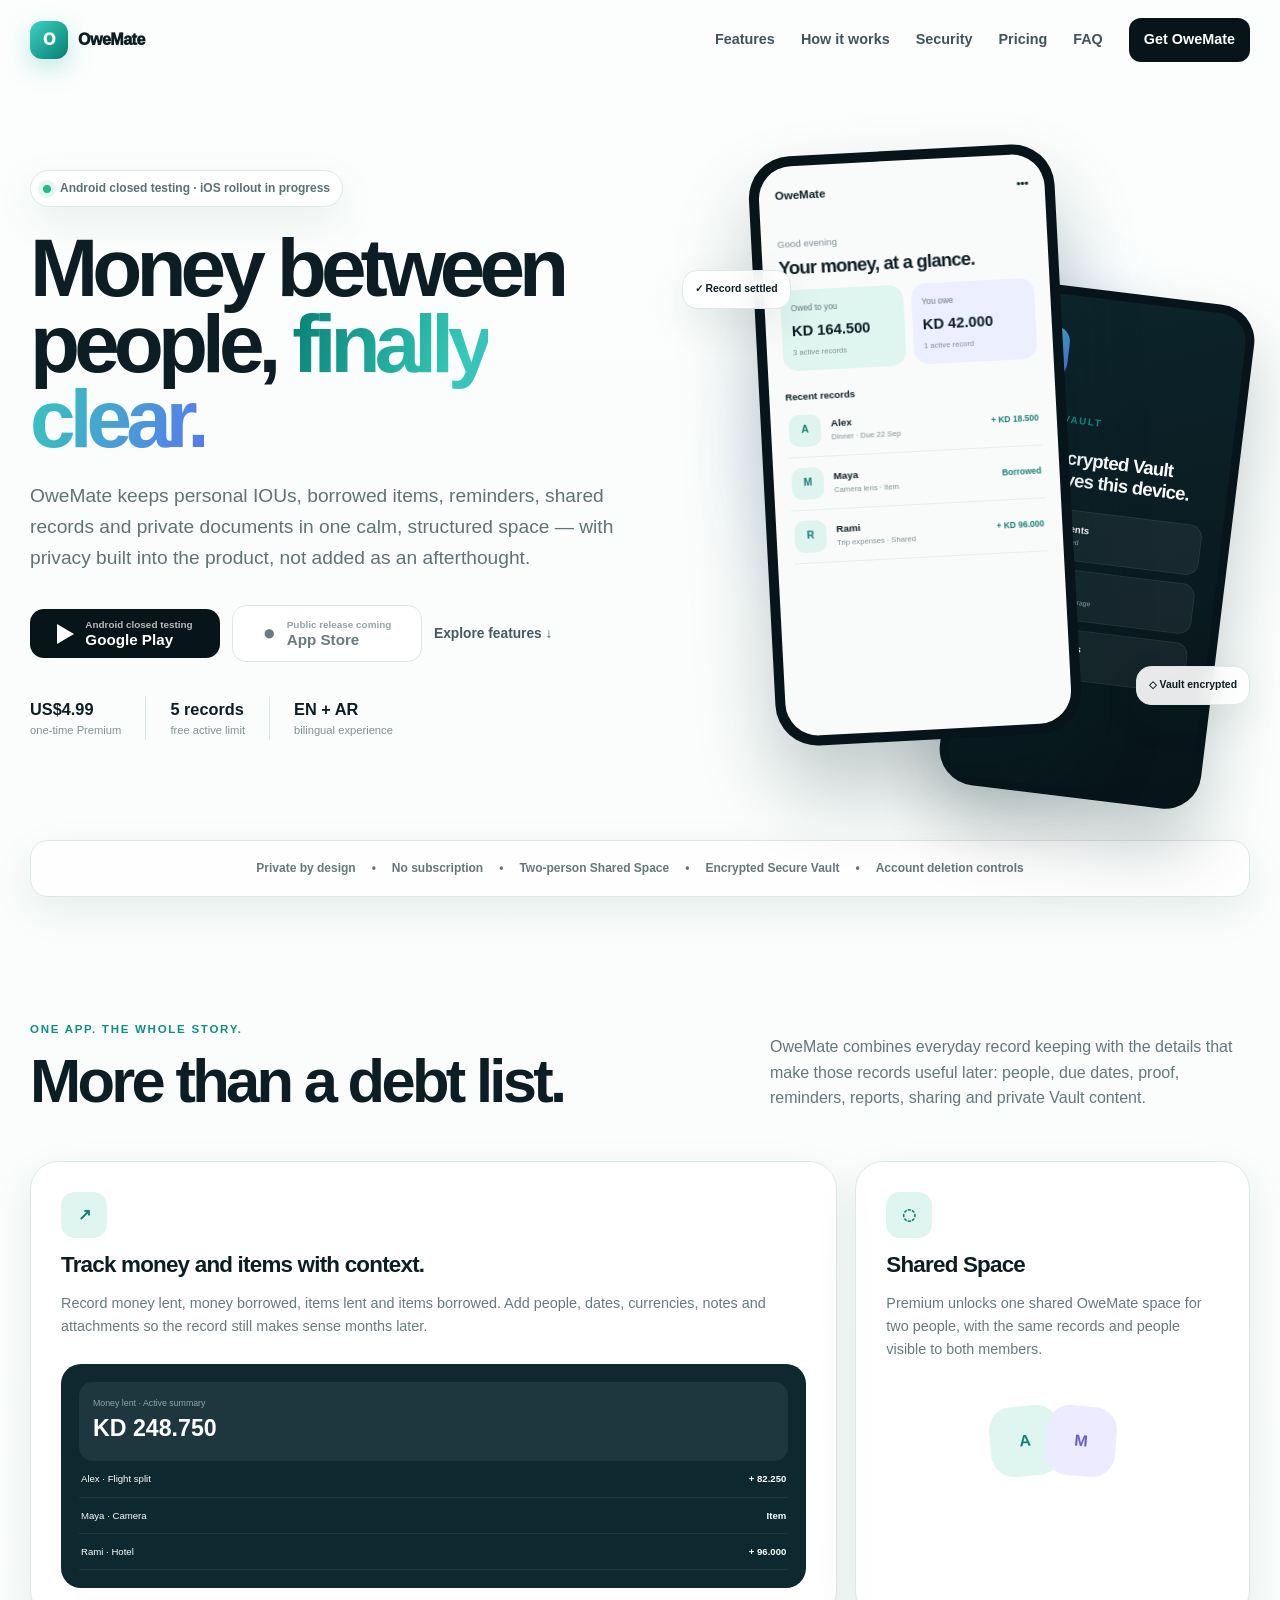
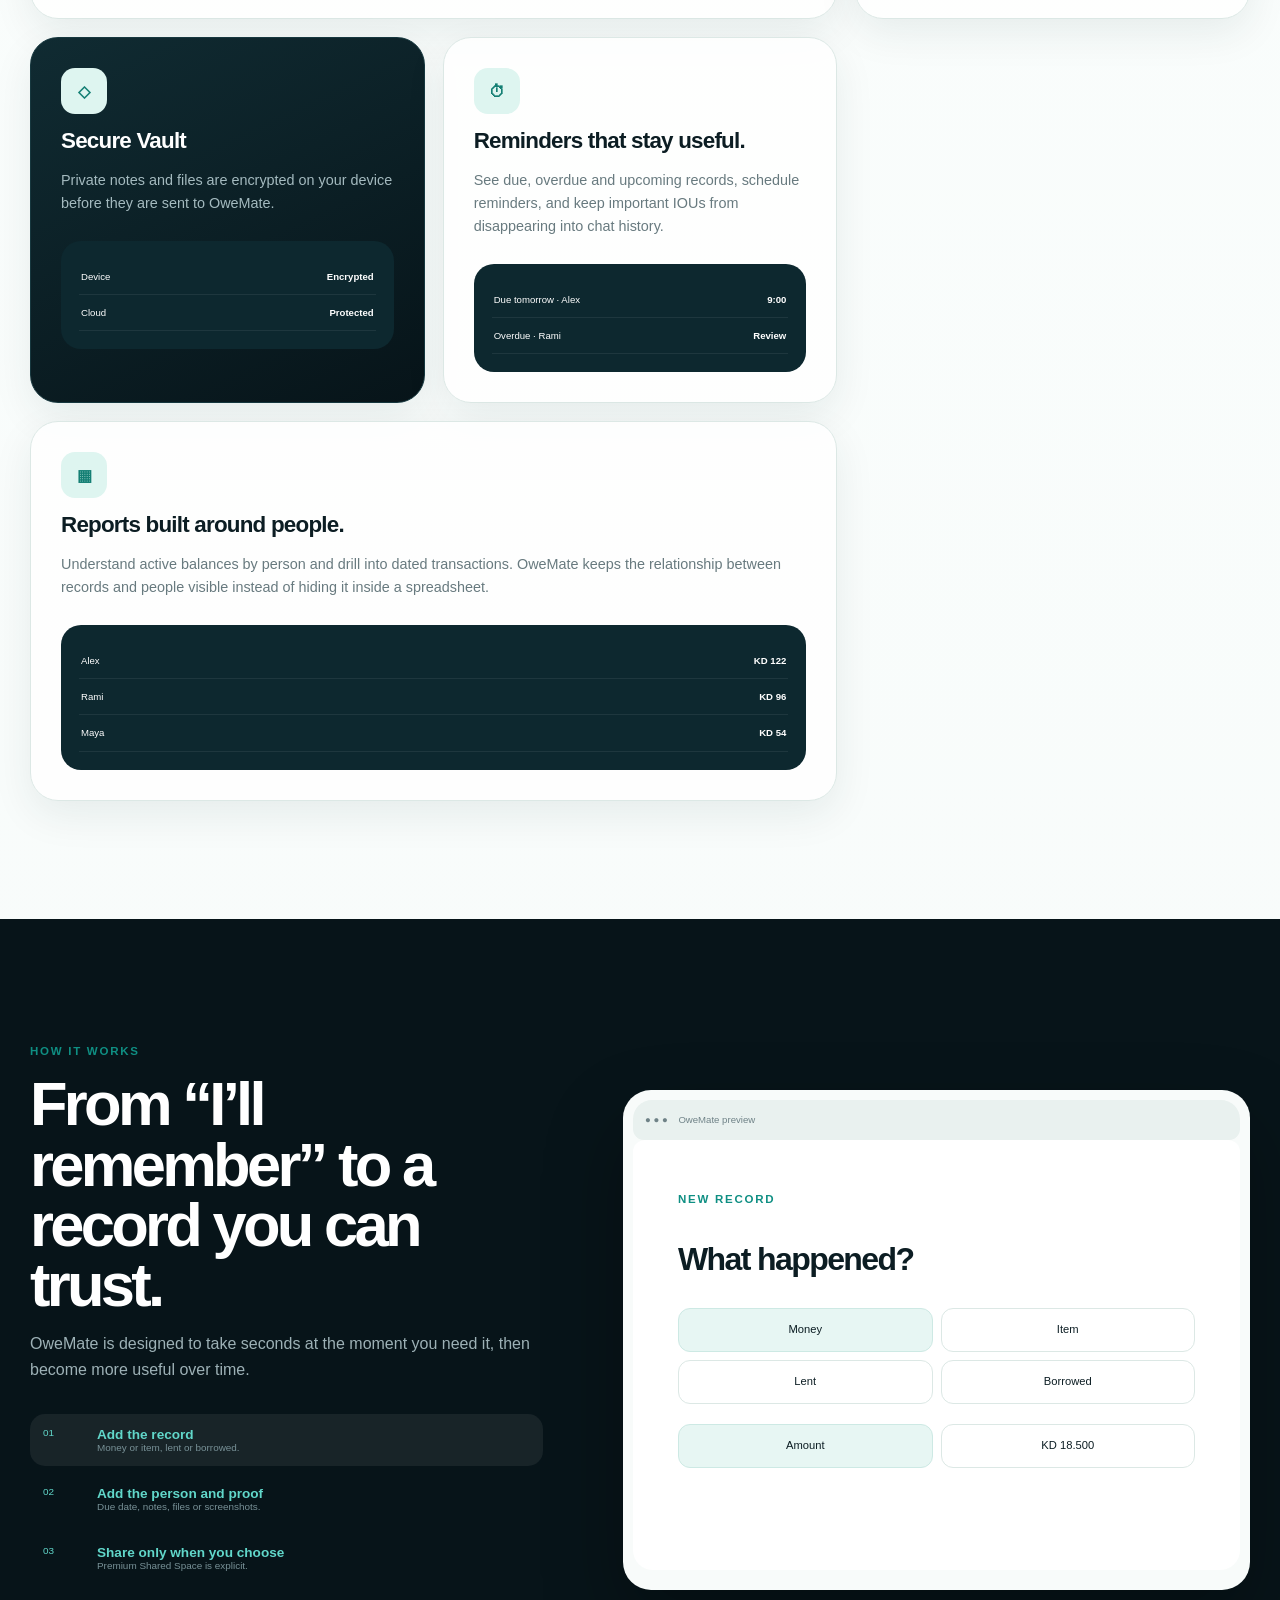
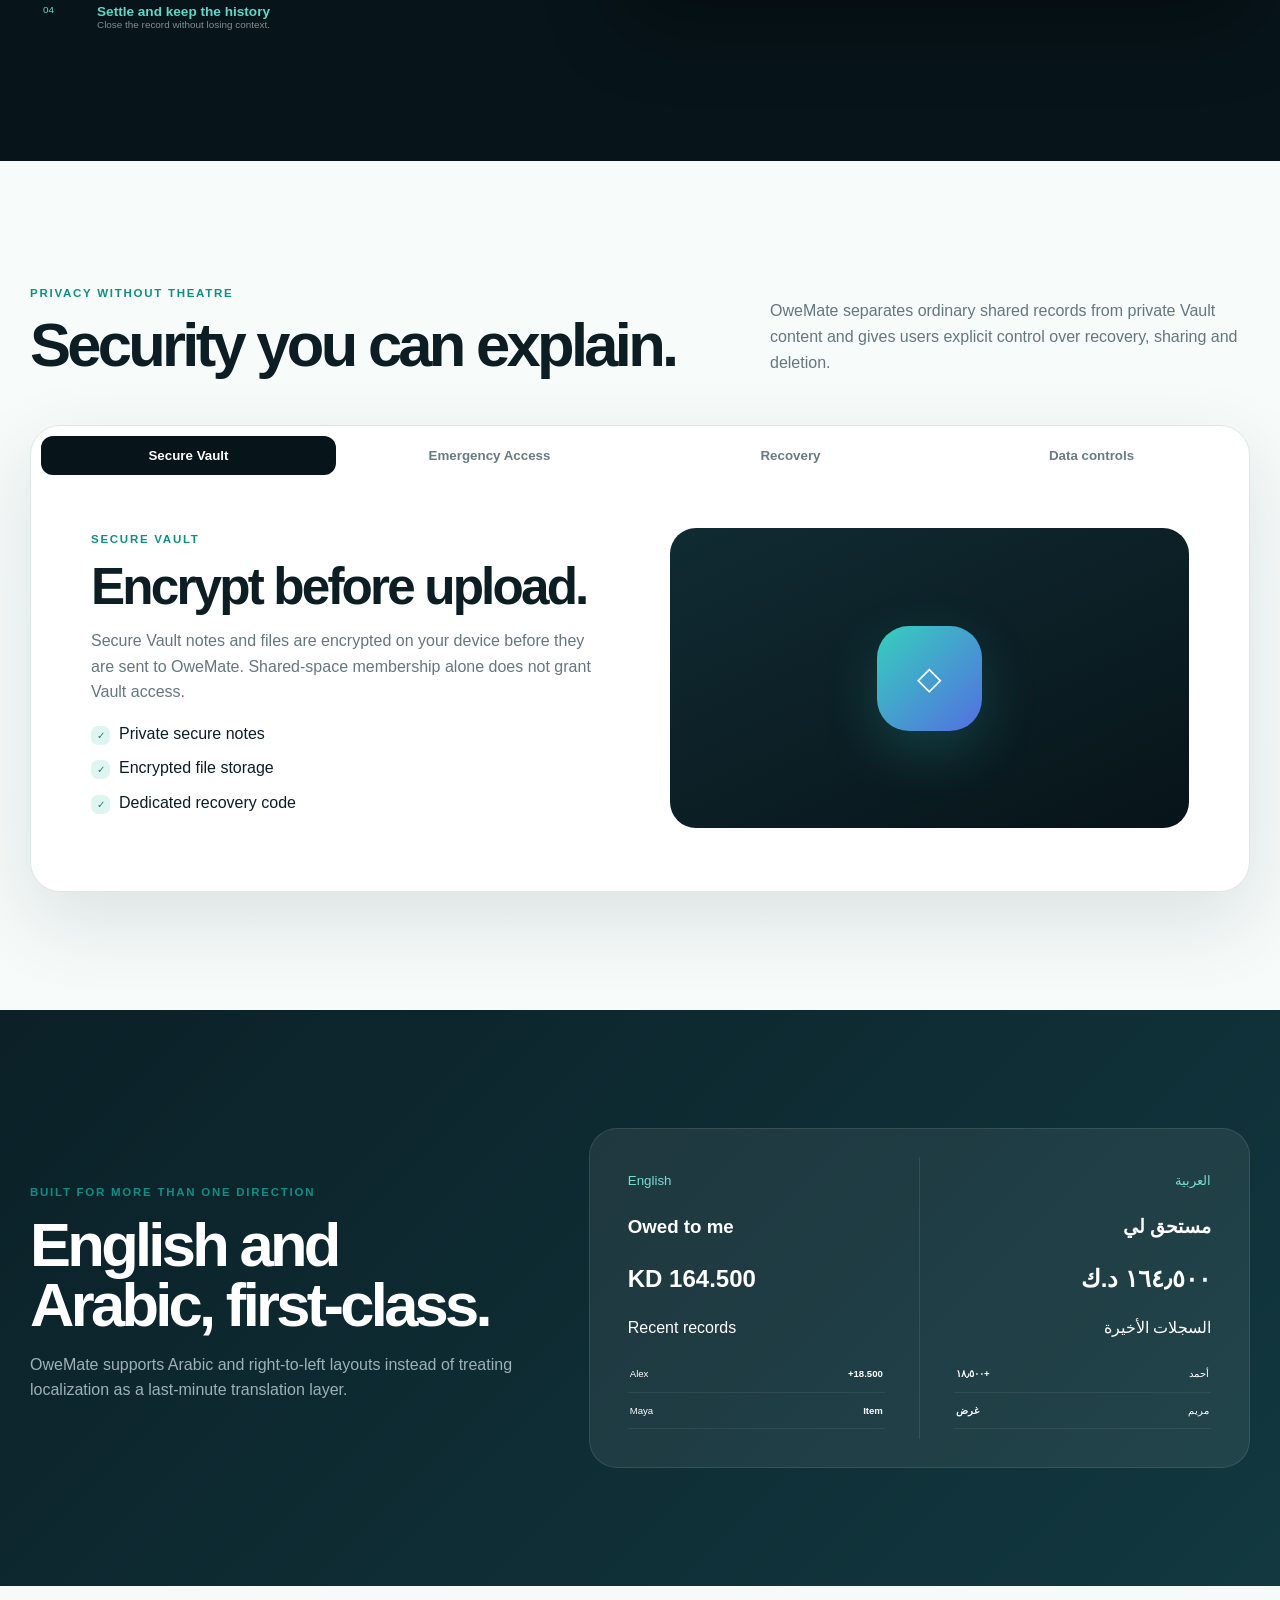
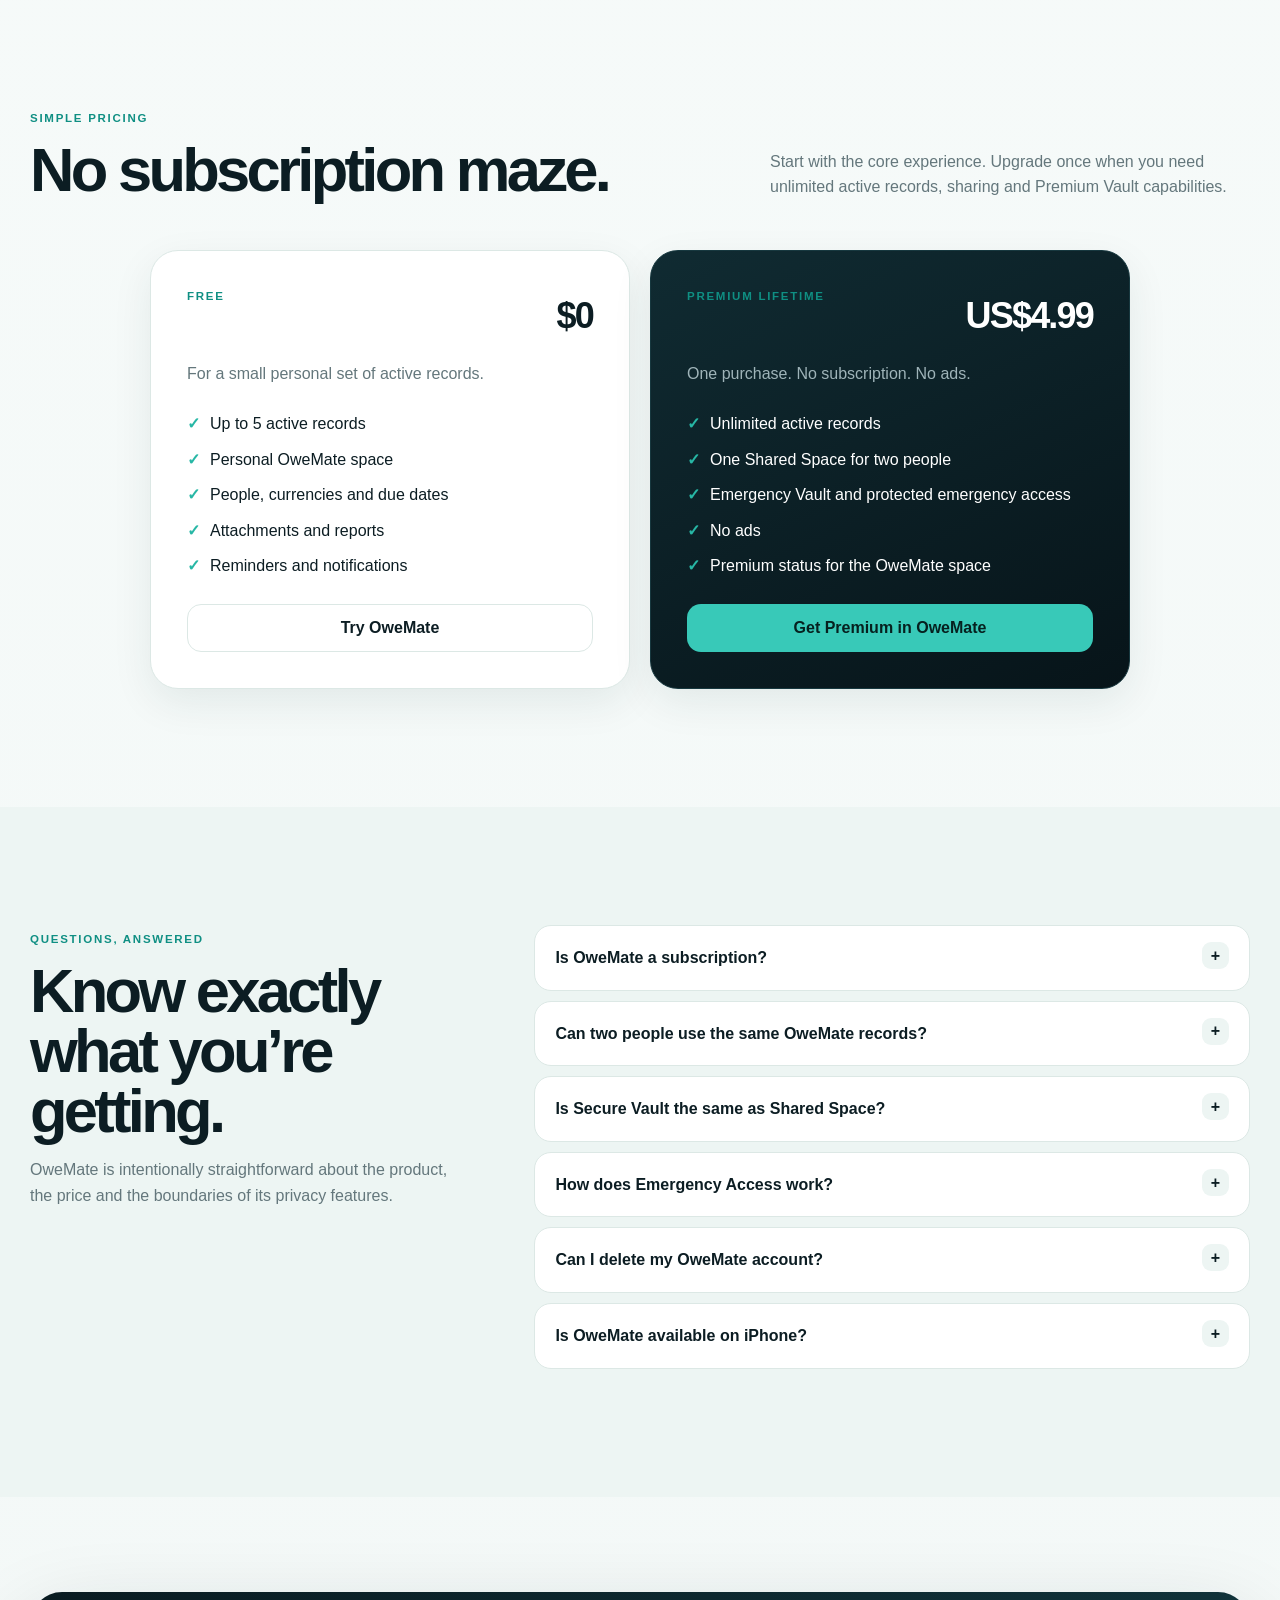
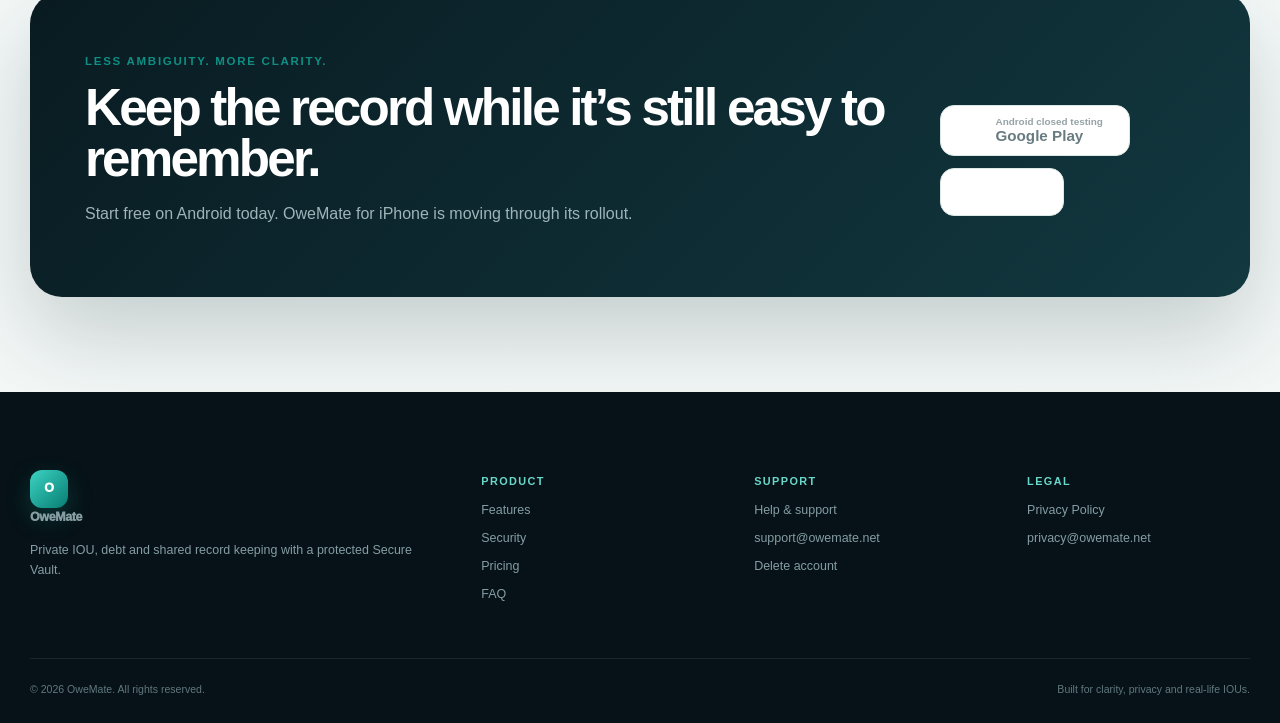
<file: index.html>
<!doctype html><html lang="en"><head><meta charset="utf-8"><meta name="viewport" content="width=device-width,initial-scale=1"><meta name="theme-color" content="#071419"><meta name="description" content="OweMate is a private IOU and debt tracker for money, items, shared records, encrypted Secure Vault content and protected emergency access."><meta property="og:title" content="OweMate — Private IOU & Debt Tracker"><meta property="og:description" content="Money between people, finally clear."><meta property="og:type" content="website"><meta property="og:url" content="https://owemate.net/"><link rel="canonical" href="https://owemate.net/"><link rel="stylesheet" href="/assets/v2.css"><script src="/assets/app.js" defer></script><title>OweMate — Private IOU & Debt Tracker</title></head><body>
<header class="site-header" data-header><div class="shell nav"><a class="brand" href="/"><span class="logo">O</span><span>OweMate</span></a><button class="menu" data-menu-toggle aria-expanded="false" aria-label="Open menu">☰</button><nav class="links" data-nav><a href="#features">Features</a><a href="#how">How it works</a><a href="#security">Security</a><a href="#pricing">Pricing</a><a href="#faq">FAQ</a><a class="navcta" href="#download">Get OweMate</a></nav></div></header>
<main><section class="shell hero"><div class="reveal"><div class="pill"><i></i> Android closed testing · iOS rollout in progress</div><h1>Money between people, <span class="gradient">finally clear.</span></h1><p class="lead">OweMate keeps personal IOUs, borrowed items, reminders, shared records and private documents in one calm, structured space — with privacy built into the product, not added as an afterthought.</p><div class="actions" id="download"><a class="store" href="https://play.google.com/store/apps/details?id=com.smartedge.owemate" target="_blank" rel="noopener"><span class="tri"></span><span><small>Android closed testing</small><strong>Google Play</strong></span></a><span class="store muted"><span class="apple">●</span><span><small>Public release coming</small><strong>App Store</strong></span></span><a class="textlink" href="#features">Explore features ↓</a></div><div class="proof"><div><b>US$4.99</b><span>one-time Premium</span></div><div><b>5 records</b><span>free active limit</span></div><div><b>EN + AR</b><span>bilingual experience</span></div></div></div>
<div class="stage reveal delay"><div class="glow"></div><div class="float one">✓ Record settled</div><div class="float two">◇ Vault encrypted</div><div class="phone main"><div class="screen"><div class="appbar"><span>OweMate</span><span>•••</span></div><div class="greet"><small>Good evening</small><h3>Your money, at a glance.</h3></div><div class="balances"><div class="balance"><span>Owed to you</span><b>KD 164.500</b><small>3 active records</small></div><div class="balance"><span>You owe</span><b>KD 42.000</b><small>1 active record</small></div></div><div class="recent">Recent records</div><div class="record"><span class="avatar">A</span><span><b>Alex</b><small>Dinner · Due 22 Sep</small></span><strong>+ KD 18.500</strong></div><div class="record"><span class="avatar">M</span><span><b>Maya</b><small>Camera lens · Item</small></span><strong>Borrowed</strong></div><div class="record"><span class="avatar">R</span><span><b>Rami</b><small>Trip expenses · Shared</small></span><strong>+ KD 96.000</strong></div></div></div><div class="phone back"><div class="screen dark"><div class="vaulticon">◇</div><span class="eyebrow">Secure Vault</span><h3>Only encrypted Vault data leaves this device.</h3><div class="vaultitem"><b>Travel documents</b><small>Private note · encrypted</small></div><div class="vaultitem"><b>Agreement.pdf</b><small>Secure file · protected storage</small></div><div class="vaultitem"><b>Emergency Access</b><small>Protected 30-day window</small></div></div></div></div></section>
<div class="shell trust reveal"><span>Private by design</span><span>•</span><span>No subscription</span><span>•</span><span>Two-person Shared Space</span><span>•</span><span>Encrypted Secure Vault</span><span>•</span><span>Account deletion controls</span></div>
<section class="section shell" id="features"><div class="head reveal"><div><span class="eyebrow">One app. The whole story.</span><h2>More than a debt list.</h2></div><p>OweMate combines everyday record keeping with the details that make those records useful later: people, due dates, proof, reminders, reports, sharing and private Vault content.</p></div><div class="bento"><article class="card wide reveal"><div class="icon">↗</div><h3>Track money and items with context.</h3><p>Record money lent, money borrowed, items lent and items borrowed. Add people, dates, currencies, notes and attachments so the record still makes sense months later.</p><div class="miniui"><div class="metric"><small>Money lent · Active summary</small><b>KD 248.750</b></div><div class="line"><span>Alex · Flight split</span><b>+ 82.250</b></div><div class="line"><span>Maya · Camera</span><b>Item</b></div><div class="line"><span>Rami · Hotel</span><b>+ 96.000</b></div></div></article><article class="card reveal delay"><div class="icon">◌</div><h3>Shared Space</h3><p>Premium unlocks one shared OweMate space for two people, with the same records and people visible to both members.</p><div class="people"><span>A</span><span>M</span></div></article><article class="card dark reveal"><div class="icon">◇</div><h3>Secure Vault</h3><p>Private notes and files are encrypted on your device before they are sent to OweMate.</p><div class="miniui"><div class="line"><span>Device</span><b>Encrypted</b></div><div class="line"><span>Cloud</span><b>Protected</b></div></div></article><article class="card reveal delay"><div class="icon">⏱</div><h3>Reminders that stay useful.</h3><p>See due, overdue and upcoming records, schedule reminders, and keep important IOUs from disappearing into chat history.</p><div class="miniui"><div class="line"><span>Due tomorrow · Alex</span><b>9:00</b></div><div class="line"><span>Overdue · Rami</span><b>Review</b></div></div></article><article class="card wide reveal"><div class="icon">▦</div><h3>Reports built around people.</h3><p>Understand active balances by person and drill into dated transactions. OweMate keeps the relationship between records and people visible instead of hiding it inside a spreadsheet.</p><div class="miniui"><div class="line"><span>Alex</span><b>KD 122</b></div><div class="line"><span>Rami</span><b>KD 96</b></div><div class="line"><span>Maya</span><b>KD 54</b></div></div></article></div></section>
<section class="section workflow" id="how"><div class="shell workflowgrid"><div class="split reveal"><span class="eyebrow">How it works</span><h2>From “I’ll remember” to a record you can trust.</h2><p>OweMate is designed to take seconds at the moment you need it, then become more useful over time.</p><div class="timeline"><button class="step active" data-step="0"><span>01</span><span><b>Add the record</b><small>Money or item, lent or borrowed.</small></span></button><button class="step" data-step="1"><span>02</span><span><b>Add the person and proof</b><small>Due date, notes, files or screenshots.</small></span></button><button class="step" data-step="2"><span>03</span><span><b>Share only when you choose</b><small>Premium Shared Space is explicit.</small></span></button><button class="step" data-step="3"><span>04</span><span><b>Settle and keep the history</b><small>Close the record without losing context.</small></span></button></div></div><div class="preview reveal delay"><div class="previewtop">● ● ● &nbsp;&nbsp; OweMate preview</div><div class="previewbody"><div class="panel active" data-preview="0"><span class="eyebrow">New record</span><h3>What happened?</h3><div class="choice"><span>Money</span><span>Item</span><span>Lent</span><span>Borrowed</span></div><div class="choice"><span>Amount</span><span>KD 18.500</span></div></div><div class="panel" data-preview="1"><span class="eyebrow">Details</span><h3>Keep the proof with the record.</h3><div class="choice"><span>Alex ✓</span><span>Due 22 Sep</span><span>receipt.jpg</span><span>Private attachment</span></div></div><div class="panel" data-preview="2"><span class="eyebrow">Shared Space</span><h3>One trusted space. Two people.</h3><div class="people"><span>A</span><span>M</span></div><p>Both members see the same records and people in the shared space.</p></div><div class="panel" data-preview="3"><span class="eyebrow">Settled</span><h3>Close it without deleting the story.</h3><div class="people"><span>✓</span></div><p>The record leaves active totals and remains available as history.</p></div></div></div></div></section>
<section class="section shell" id="security"><div class="head reveal"><div><span class="eyebrow">Privacy without theatre</span><h2>Security you can explain.</h2></div><p>OweMate separates ordinary shared records from private Vault content and gives users explicit control over recovery, sharing and deletion.</p></div><div class="securitytabs reveal"><div class="tablist" role="tablist"><button class="tab active" data-tab="vault" aria-selected="true">Secure Vault</button><button class="tab" data-tab="emergency" aria-selected="false">Emergency Access</button><button class="tab" data-tab="recovery" aria-selected="false">Recovery</button><button class="tab" data-tab="control" aria-selected="false">Data controls</button></div><article class="tabpanel active" data-panel="vault"><div><span class="eyebrow">Secure Vault</span><h3>Encrypt before upload.</h3><p>Secure Vault notes and files are encrypted on your device before they are sent to OweMate. Shared-space membership alone does not grant Vault access.</p><ul class="checks"><li>Private secure notes</li><li>Encrypted file storage</li><li>Dedicated recovery code</li></ul></div><div class="visual"><div class="lock">◇</div></div></article><article class="tabpanel" data-panel="emergency"><div><span class="eyebrow">Protected access</span><h3>Explicit, read-only and delayed.</h3><p>A trusted partner can request read-only Vault access only after the owner enables it. Requests are protected by a server-side 30-day window, and the owner can deny or revoke access.</p><ul class="checks"><li>30-day protection window</li><li>Owner can deny or revoke</li><li>No create, edit, upload or delete rights</li></ul></div><div class="visual"><div class="timer">30<small>days</small></div></div></article><article class="tabpanel" data-panel="recovery"><div><span class="eyebrow">Recovery</span><h3>Your recovery code matters.</h3><p>Restore an existing Vault on another device using its recovery code. Recovery codes can be rotated without changing the Vault encryption key or secure content.</p><ul class="checks"><li>Cross-device Vault recovery</li><li>Recovery-code rotation</li><li>App password recovery flow</li></ul></div><div class="visual"><div class="timer">••••<small>recovery code</small></div></div></article><article class="tabpanel" data-panel="control"><div><span class="eyebrow">Your account</span><h3>Delete your data from inside the app.</h3><p>OweMate includes an in-app deletion flow. Shared-space safeguards prevent one member from silently destroying another member’s shared data.</p><ul class="checks"><li>Authenticated account access</li><li>Private attachment storage</li><li>Web deletion request path</li></ul></div><div class="visual"><a class="btn primary" href="/delete-account/">Account deletion controls</a></div></article></div></section>
<section class="section bilingual"><div class="shell biggrid"><div class="split reveal"><span class="eyebrow">Built for more than one direction</span><h2>English and Arabic, first-class.</h2><p>OweMate supports Arabic and right-to-left layouts instead of treating localization as a last-minute translation layer.</p></div><div class="bicard reveal delay"><div class="bicol"><small>English</small><h3>Owed to me</h3><strong>KD 164.500</strong><p>Recent records</p><div class="line"><span>Alex</span><b>+18.500</b></div><div class="line"><span>Maya</span><b>Item</b></div></div><div class="divider"></div><div class="bicol" dir="rtl"><small>العربية</small><h3>مستحق لي</h3><strong>١٦٤٫٥٠٠ د.ك</strong><p>السجلات الأخيرة</p><div class="line"><span>أحمد</span><b>+١٨٫٥٠٠</b></div><div class="line"><span>مريم</span><b>غرض</b></div></div></div></div></section>
<section class="section shell" id="pricing"><div class="head reveal"><div><span class="eyebrow">Simple pricing</span><h2>No subscription maze.</h2></div><p>Start with the core experience. Upgrade once when you need unlimited active records, sharing and Premium Vault capabilities.</p></div><div class="pricing"><article class="price reveal"><div class="pricehead"><span class="eyebrow">Free</span><strong>$0</strong></div><p>For a small personal set of active records.</p><ul><li>Up to 5 active records</li><li>Personal OweMate space</li><li>People, currencies and due dates</li><li>Attachments and reports</li><li>Reminders and notifications</li></ul><a class="btn" href="https://play.google.com/store/apps/details?id=com.smartedge.owemate" target="_blank" rel="noopener">Try OweMate</a></article><article class="price premium reveal delay"><div class="pricehead"><span class="eyebrow">Premium Lifetime</span><strong>US$4.99</strong></div><p>One purchase. No subscription. No ads.</p><ul><li>Unlimited active records</li><li>One Shared Space for two people</li><li>Emergency Vault and protected emergency access</li><li>No ads</li><li>Premium status for the OweMate space</li></ul><a class="btn primary" href="https://play.google.com/store/apps/details?id=com.smartedge.owemate" target="_blank" rel="noopener">Get Premium in OweMate</a></article></div></section>
<section class="section faq" id="faq"><div class="shell faqgrid"><div class="faqintro reveal"><span class="eyebrow">Questions, answered</span><h2>Know exactly what you’re getting.</h2><p>OweMate is intentionally straightforward about the product, the price and the boundaries of its privacy features.</p></div><div class="reveal delay"><details><summary>Is OweMate a subscription?</summary><p>No. Premium Lifetime is US$4.99 as a one-time purchase. The free plan supports up to 5 active records in a personal space.</p></details><details><summary>Can two people use the same OweMate records?</summary><p>Yes. Premium unlocks one Shared Space for two people. Both members can access the records and people stored in that shared space.</p></details><details><summary>Is Secure Vault the same as Shared Space?</summary><p>No. Vault content is private to the account. Shared-space membership alone does not grant access to another user’s Vault.</p></details><details><summary>How does Emergency Access work?</summary><p>The Vault owner must enable it for the trusted partner. A request starts a server-side 30-day protection window. The owner can deny or revoke the request, and released access is read-only.</p></details><details><summary>Can I delete my OweMate account?</summary><p>Yes. OweMate has an in-app deletion flow and a web request path. If your current space has another member, the sharing relationship must be resolved first.</p></details><details><summary>Is OweMate available on iPhone?</summary><p>The iOS app is currently going through rollout and testing. The public App Store release will be linked here when available.</p></details></div></div></section>
<section class="final shell reveal"><div class="finalbox"><div><span class="eyebrow">Less ambiguity. More clarity.</span><h2>Keep the record while it’s still easy to remember.</h2><p>Start free on Android today. OweMate for iPhone is moving through its rollout.</p></div><div class="actions"><a class="store muted" href="https://play.google.com/store/apps/details?id=com.smartedge.owemate" target="_blank" rel="noopener"><span class="tri"></span><span><small>Android closed testing</small><strong>Google Play</strong></span></a><a class="btn" href="/support/">Need help?</a></div></div></section></main>
<footer class="footer"><div class="shell footgrid"><div><a class="brand" href="/"><span class="logo">O</span><span>OweMate</span></a><p>Private IOU, debt and shared record keeping with a protected Secure Vault.</p></div><div><h3>Product</h3><a href="#features">Features</a><a href="#security">Security</a><a href="#pricing">Pricing</a><a href="#faq">FAQ</a></div><div><h3>Support</h3><a href="/support/">Help & support</a><a href="mailto:support@owemate.net">support@owemate.net</a><a href="/delete-account/">Delete account</a></div><div><h3>Legal</h3><a href="/privacy/">Privacy Policy</a><a href="mailto:privacy@owemate.net">privacy@owemate.net</a></div></div><div class="shell footbottom"><span>© <span data-year>2026</span> OweMate. All rights reserved.</span><span>Built for clarity, privacy and real-life IOUs.</span></div></footer></body></html>
</file>
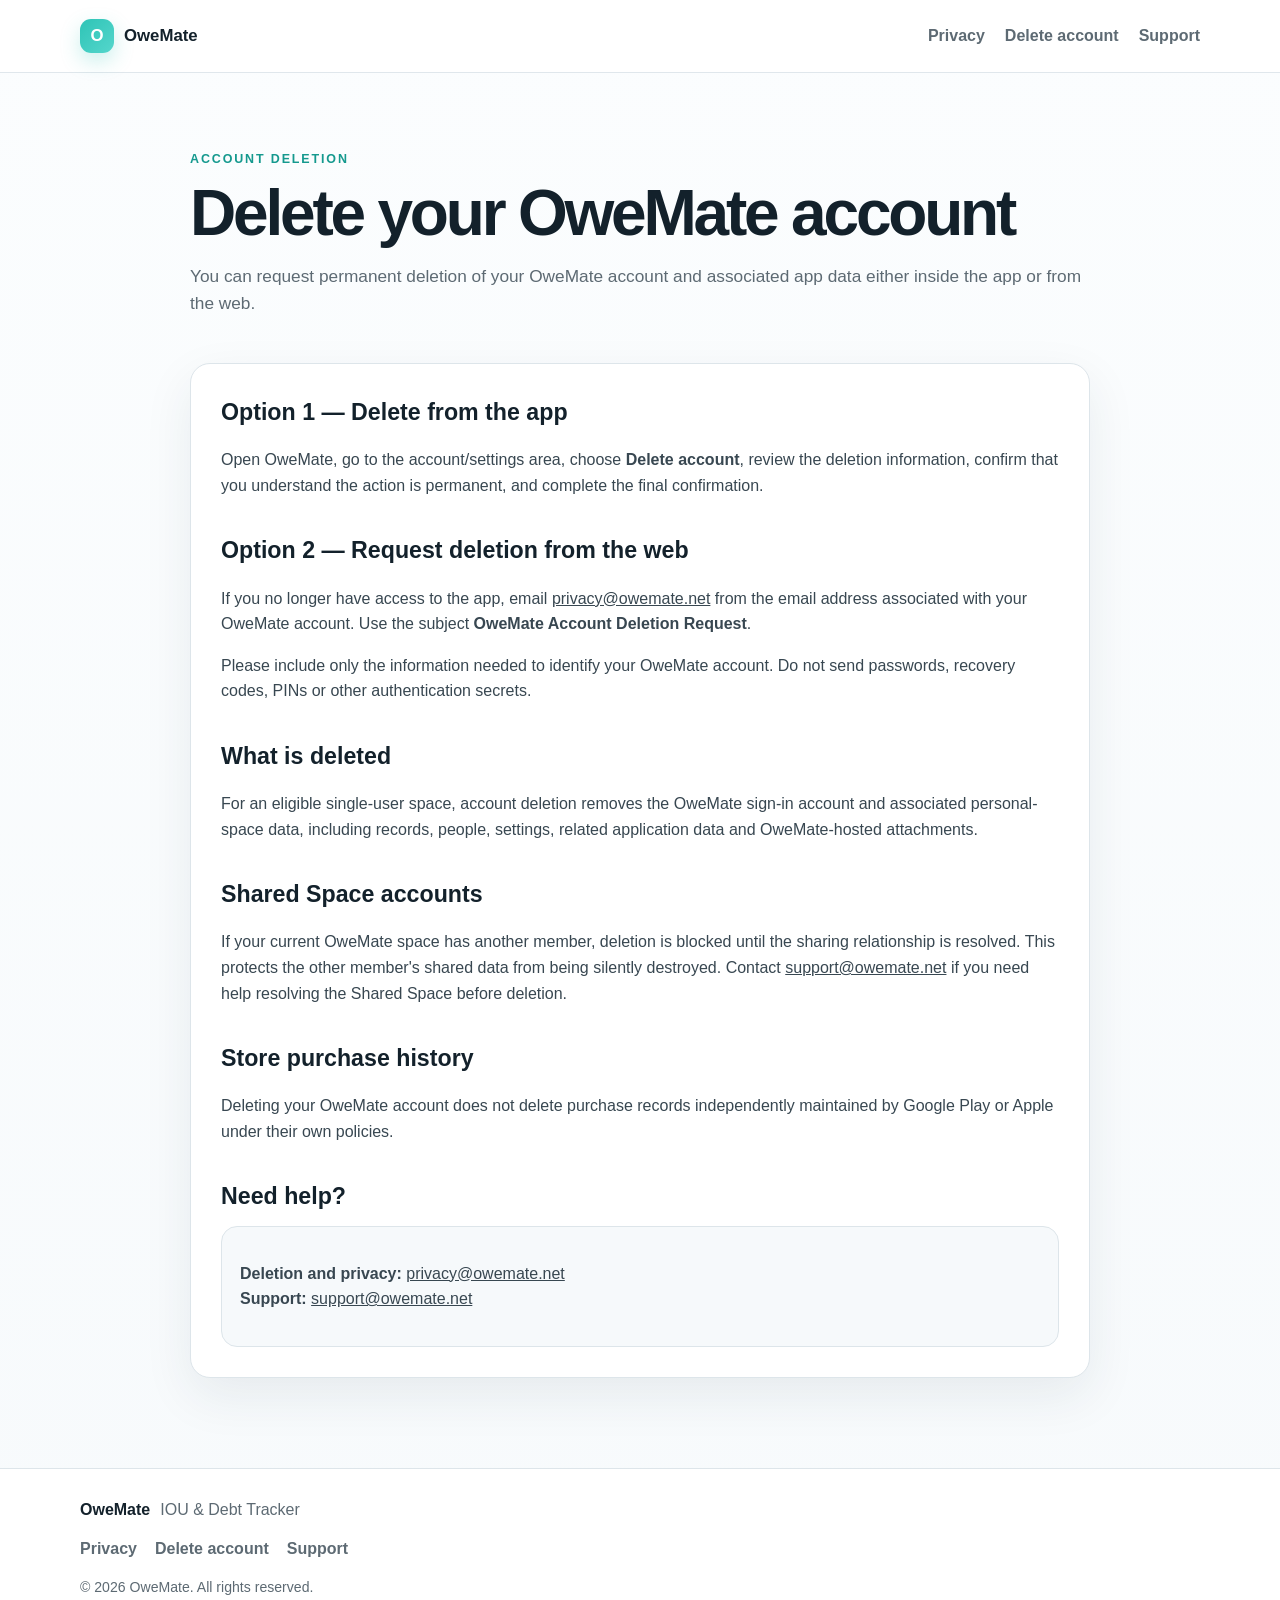
<file: delete-account/index.html>
<!doctype html>
<html lang="en">
<head>
  <meta charset="utf-8">
  <meta name="viewport" content="width=device-width, initial-scale=1">
  <meta name="description" content="Request deletion of your OweMate account and associated app data.">
  <title>Delete Your OweMate Account</title>
  <link rel="stylesheet" href="/assets/styles.css">
</head>
<body>
<header class="site-header"><div class="shell header-inner"><a class="brand" href="/"><span class="brand-mark">O</span><span>OweMate</span></a><nav><a href="/privacy/">Privacy</a><a href="/delete-account/">Delete account</a><a href="/support/">Support</a></nav></div></header>
<main>
  <section class="page-hero shell">
    <span class="eyebrow">Account deletion</span>
    <h1>Delete your OweMate account</h1>
    <p>You can request permanent deletion of your OweMate account and associated app data either inside the app or from the web.</p>
  </section>
  <section class="policy shell">
    <article class="content-card">
      <h2>Option 1 — Delete from the app</h2>
      <p>Open OweMate, go to the account/settings area, choose <strong>Delete account</strong>, review the deletion information, confirm that you understand the action is permanent, and complete the final confirmation.</p>

      <h2>Option 2 — Request deletion from the web</h2>
      <p>If you no longer have access to the app, email <a href="mailto:privacy@owemate.net?subject=OweMate%20Account%20Deletion%20Request">privacy@owemate.net</a> from the email address associated with your OweMate account. Use the subject <strong>OweMate Account Deletion Request</strong>.</p>
      <p>Please include only the information needed to identify your OweMate account. Do not send passwords, recovery codes, PINs or other authentication secrets.</p>

      <h2>What is deleted</h2>
      <p>For an eligible single-user space, account deletion removes the OweMate sign-in account and associated personal-space data, including records, people, settings, related application data and OweMate-hosted attachments.</p>

      <h2>Shared Space accounts</h2>
      <p>If your current OweMate space has another member, deletion is blocked until the sharing relationship is resolved. This protects the other member's shared data from being silently destroyed. Contact <a href="mailto:support@owemate.net">support@owemate.net</a> if you need help resolving the Shared Space before deletion.</p>

      <h2>Store purchase history</h2>
      <p>Deleting your OweMate account does not delete purchase records independently maintained by Google Play or Apple under their own policies.</p>

      <h2>Need help?</h2>
      <div class="contact-box"><p><strong>Deletion and privacy:</strong> <a href="mailto:privacy@owemate.net">privacy@owemate.net</a><br><strong>Support:</strong> <a href="mailto:support@owemate.net">support@owemate.net</a></p></div>
    </article>
  </section>
</main>
<footer class="site-footer"><div class="shell footer-inner"><div><strong>OweMate</strong><span>IOU & Debt Tracker</span></div><div class="footer-links"><a href="/privacy/">Privacy</a><a href="/delete-account/">Delete account</a><a href="/support/">Support</a></div><p class="fine-print">© 2026 OweMate. All rights reserved.</p></div></footer>
</body>
</html>
</file>
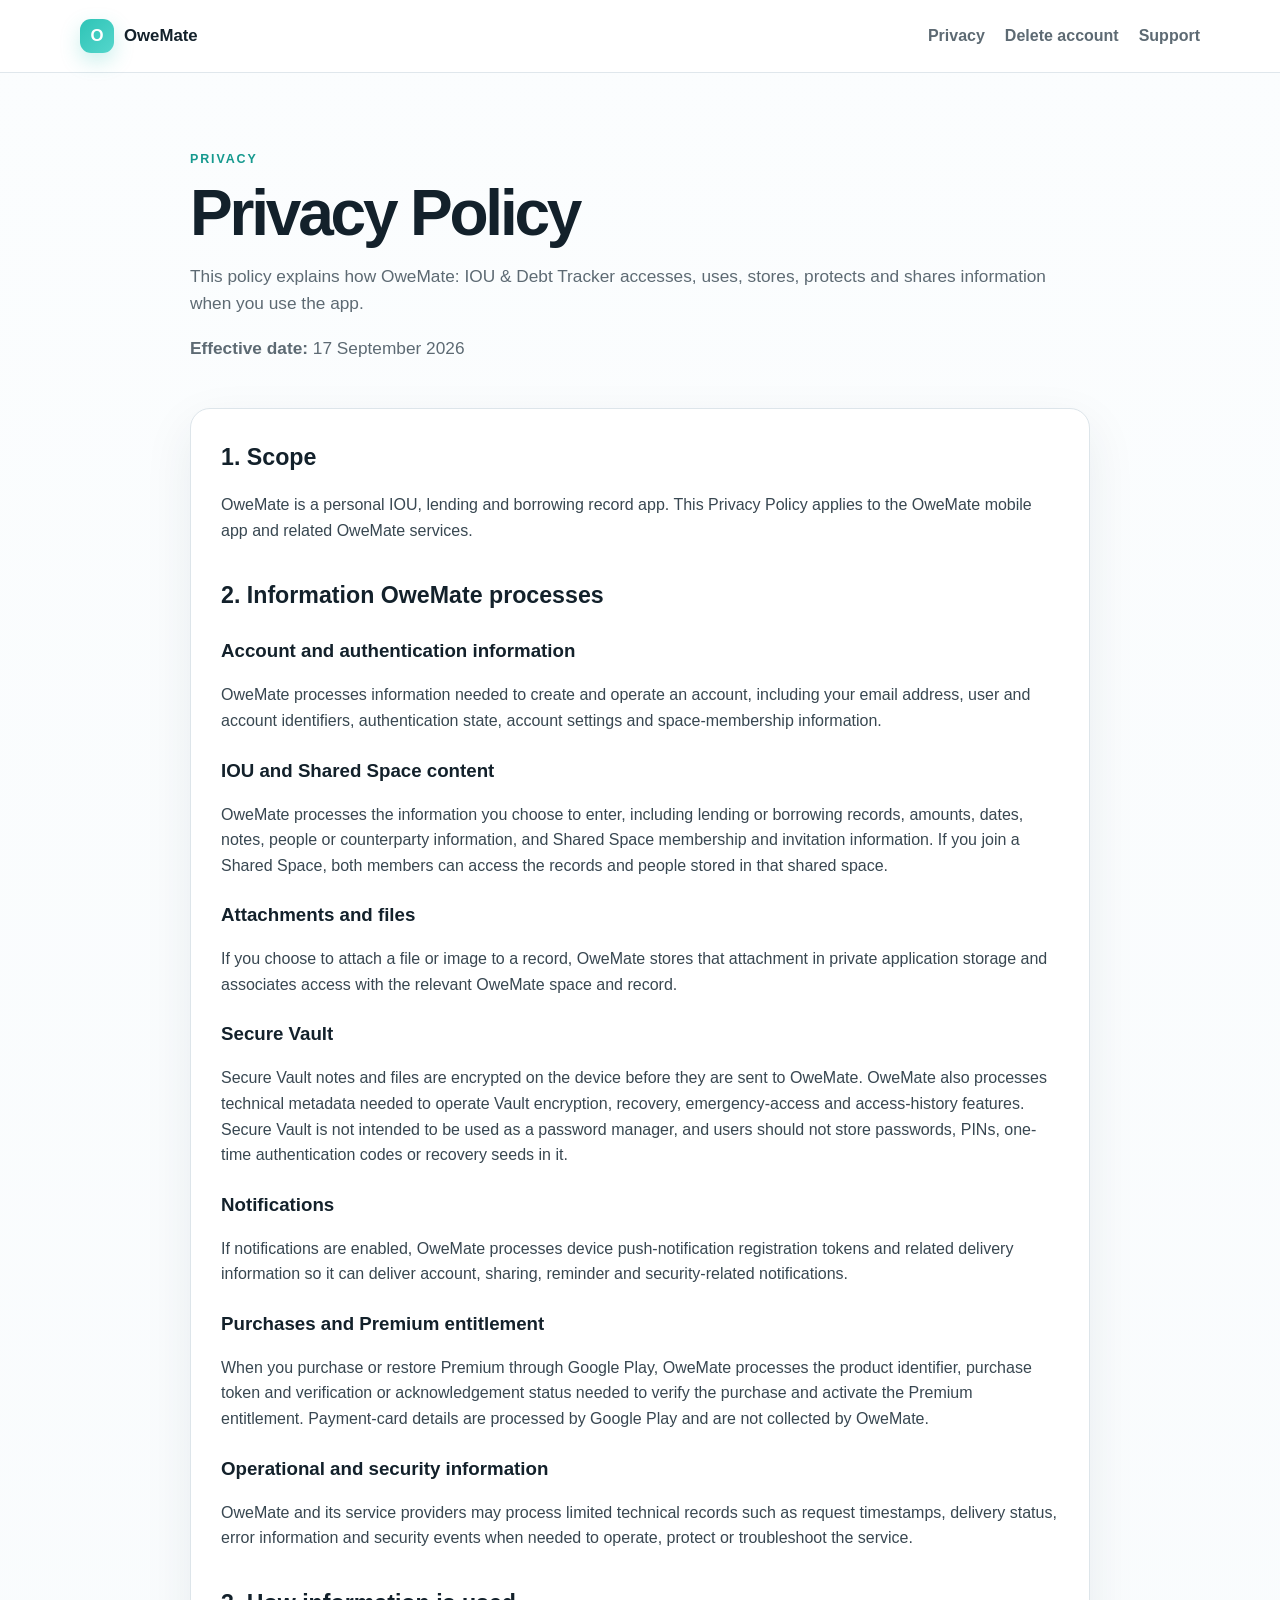
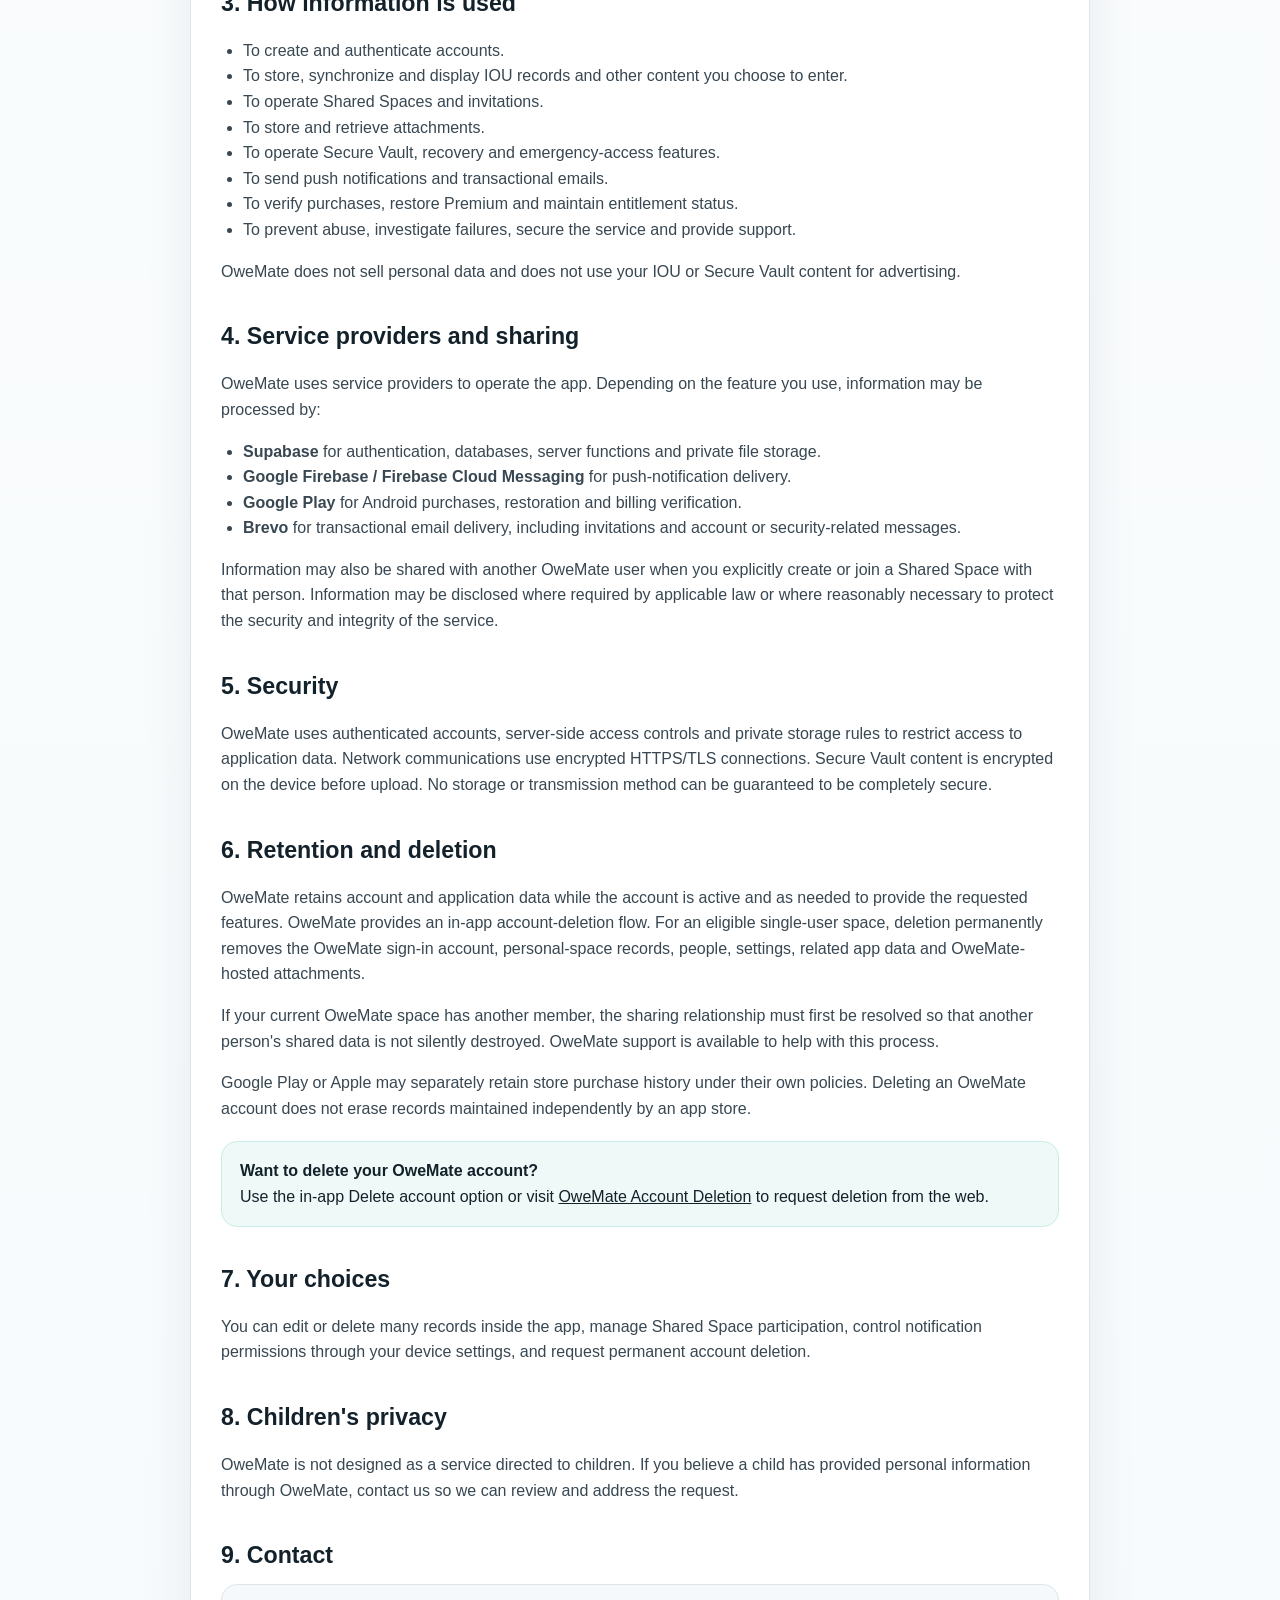
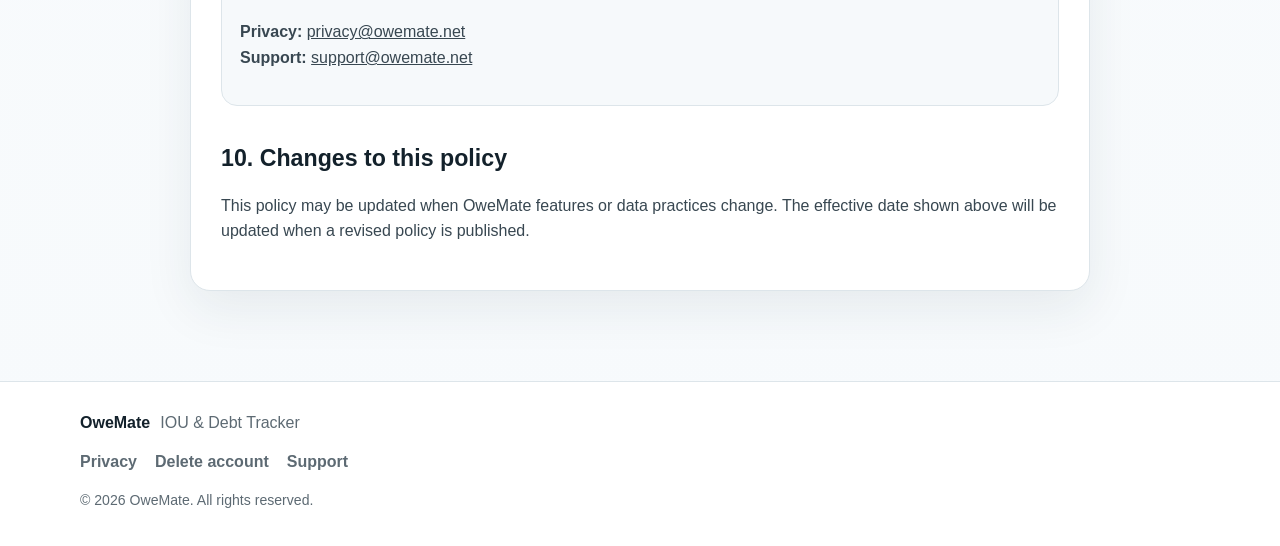
<file: privacy/index.html>
<!doctype html>
<html lang="en">
<head>
  <meta charset="utf-8">
  <meta name="viewport" content="width=device-width, initial-scale=1">
  <meta name="description" content="Privacy Policy for OweMate: IOU & Debt Tracker.">
  <title>Privacy Policy — OweMate</title>
  <link rel="stylesheet" href="/assets/styles.css">
</head>
<body>
<header class="site-header"><div class="shell header-inner"><a class="brand" href="/"><span class="brand-mark">O</span><span>OweMate</span></a><nav><a href="/privacy/">Privacy</a><a href="/delete-account/">Delete account</a><a href="/support/">Support</a></nav></div></header>
<main>
  <section class="page-hero shell">
    <span class="eyebrow">Privacy</span>
    <h1>Privacy Policy</h1>
    <p>This policy explains how OweMate: IOU &amp; Debt Tracker accesses, uses, stores, protects and shares information when you use the app.</p>
    <p class="meta"><strong>Effective date:</strong> 17 September 2026</p>
  </section>
  <section class="policy shell">
    <article class="content-card">
      <h2>1. Scope</h2>
      <p>OweMate is a personal IOU, lending and borrowing record app. This Privacy Policy applies to the OweMate mobile app and related OweMate services.</p>

      <h2>2. Information OweMate processes</h2>
      <h3>Account and authentication information</h3>
      <p>OweMate processes information needed to create and operate an account, including your email address, user and account identifiers, authentication state, account settings and space-membership information.</p>

      <h3>IOU and Shared Space content</h3>
      <p>OweMate processes the information you choose to enter, including lending or borrowing records, amounts, dates, notes, people or counterparty information, and Shared Space membership and invitation information. If you join a Shared Space, both members can access the records and people stored in that shared space.</p>

      <h3>Attachments and files</h3>
      <p>If you choose to attach a file or image to a record, OweMate stores that attachment in private application storage and associates access with the relevant OweMate space and record.</p>

      <h3>Secure Vault</h3>
      <p>Secure Vault notes and files are encrypted on the device before they are sent to OweMate. OweMate also processes technical metadata needed to operate Vault encryption, recovery, emergency-access and access-history features. Secure Vault is not intended to be used as a password manager, and users should not store passwords, PINs, one-time authentication codes or recovery seeds in it.</p>

      <h3>Notifications</h3>
      <p>If notifications are enabled, OweMate processes device push-notification registration tokens and related delivery information so it can deliver account, sharing, reminder and security-related notifications.</p>

      <h3>Purchases and Premium entitlement</h3>
      <p>When you purchase or restore Premium through Google Play, OweMate processes the product identifier, purchase token and verification or acknowledgement status needed to verify the purchase and activate the Premium entitlement. Payment-card details are processed by Google Play and are not collected by OweMate.</p>

      <h3>Operational and security information</h3>
      <p>OweMate and its service providers may process limited technical records such as request timestamps, delivery status, error information and security events when needed to operate, protect or troubleshoot the service.</p>

      <h2>3. How information is used</h2>
      <ul>
        <li>To create and authenticate accounts.</li>
        <li>To store, synchronize and display IOU records and other content you choose to enter.</li>
        <li>To operate Shared Spaces and invitations.</li>
        <li>To store and retrieve attachments.</li>
        <li>To operate Secure Vault, recovery and emergency-access features.</li>
        <li>To send push notifications and transactional emails.</li>
        <li>To verify purchases, restore Premium and maintain entitlement status.</li>
        <li>To prevent abuse, investigate failures, secure the service and provide support.</li>
      </ul>
      <p>OweMate does not sell personal data and does not use your IOU or Secure Vault content for advertising.</p>

      <h2>4. Service providers and sharing</h2>
      <p>OweMate uses service providers to operate the app. Depending on the feature you use, information may be processed by:</p>
      <ul>
        <li><strong>Supabase</strong> for authentication, databases, server functions and private file storage.</li>
        <li><strong>Google Firebase / Firebase Cloud Messaging</strong> for push-notification delivery.</li>
        <li><strong>Google Play</strong> for Android purchases, restoration and billing verification.</li>
        <li><strong>Brevo</strong> for transactional email delivery, including invitations and account or security-related messages.</li>
      </ul>
      <p>Information may also be shared with another OweMate user when you explicitly create or join a Shared Space with that person. Information may be disclosed where required by applicable law or where reasonably necessary to protect the security and integrity of the service.</p>

      <h2>5. Security</h2>
      <p>OweMate uses authenticated accounts, server-side access controls and private storage rules to restrict access to application data. Network communications use encrypted HTTPS/TLS connections. Secure Vault content is encrypted on the device before upload. No storage or transmission method can be guaranteed to be completely secure.</p>

      <h2>6. Retention and deletion</h2>
      <p>OweMate retains account and application data while the account is active and as needed to provide the requested features. OweMate provides an in-app account-deletion flow. For an eligible single-user space, deletion permanently removes the OweMate sign-in account, personal-space records, people, settings, related app data and OweMate-hosted attachments.</p>
      <p>If your current OweMate space has another member, the sharing relationship must first be resolved so that another person's shared data is not silently destroyed. OweMate support is available to help with this process.</p>
      <p>Google Play or Apple may separately retain store purchase history under their own policies. Deleting an OweMate account does not erase records maintained independently by an app store.</p>
      <div class="notice"><strong>Want to delete your OweMate account?</strong><br>Use the in-app Delete account option or visit <a href="/delete-account/">OweMate Account Deletion</a> to request deletion from the web.</div>

      <h2>7. Your choices</h2>
      <p>You can edit or delete many records inside the app, manage Shared Space participation, control notification permissions through your device settings, and request permanent account deletion.</p>

      <h2>8. Children's privacy</h2>
      <p>OweMate is not designed as a service directed to children. If you believe a child has provided personal information through OweMate, contact us so we can review and address the request.</p>

      <h2>9. Contact</h2>
      <div class="contact-box">
        <p><strong>Privacy:</strong> <a href="mailto:privacy@owemate.net">privacy@owemate.net</a><br>
        <strong>Support:</strong> <a href="mailto:support@owemate.net">support@owemate.net</a></p>
      </div>

      <h2>10. Changes to this policy</h2>
      <p>This policy may be updated when OweMate features or data practices change. The effective date shown above will be updated when a revised policy is published.</p>
    </article>
  </section>
</main>
<footer class="site-footer"><div class="shell footer-inner"><div><strong>OweMate</strong><span>IOU & Debt Tracker</span></div><div class="footer-links"><a href="/privacy/">Privacy</a><a href="/delete-account/">Delete account</a><a href="/support/">Support</a></div><p class="fine-print">© 2026 OweMate. All rights reserved.</p></div></footer>
</body>
</html>
</file>
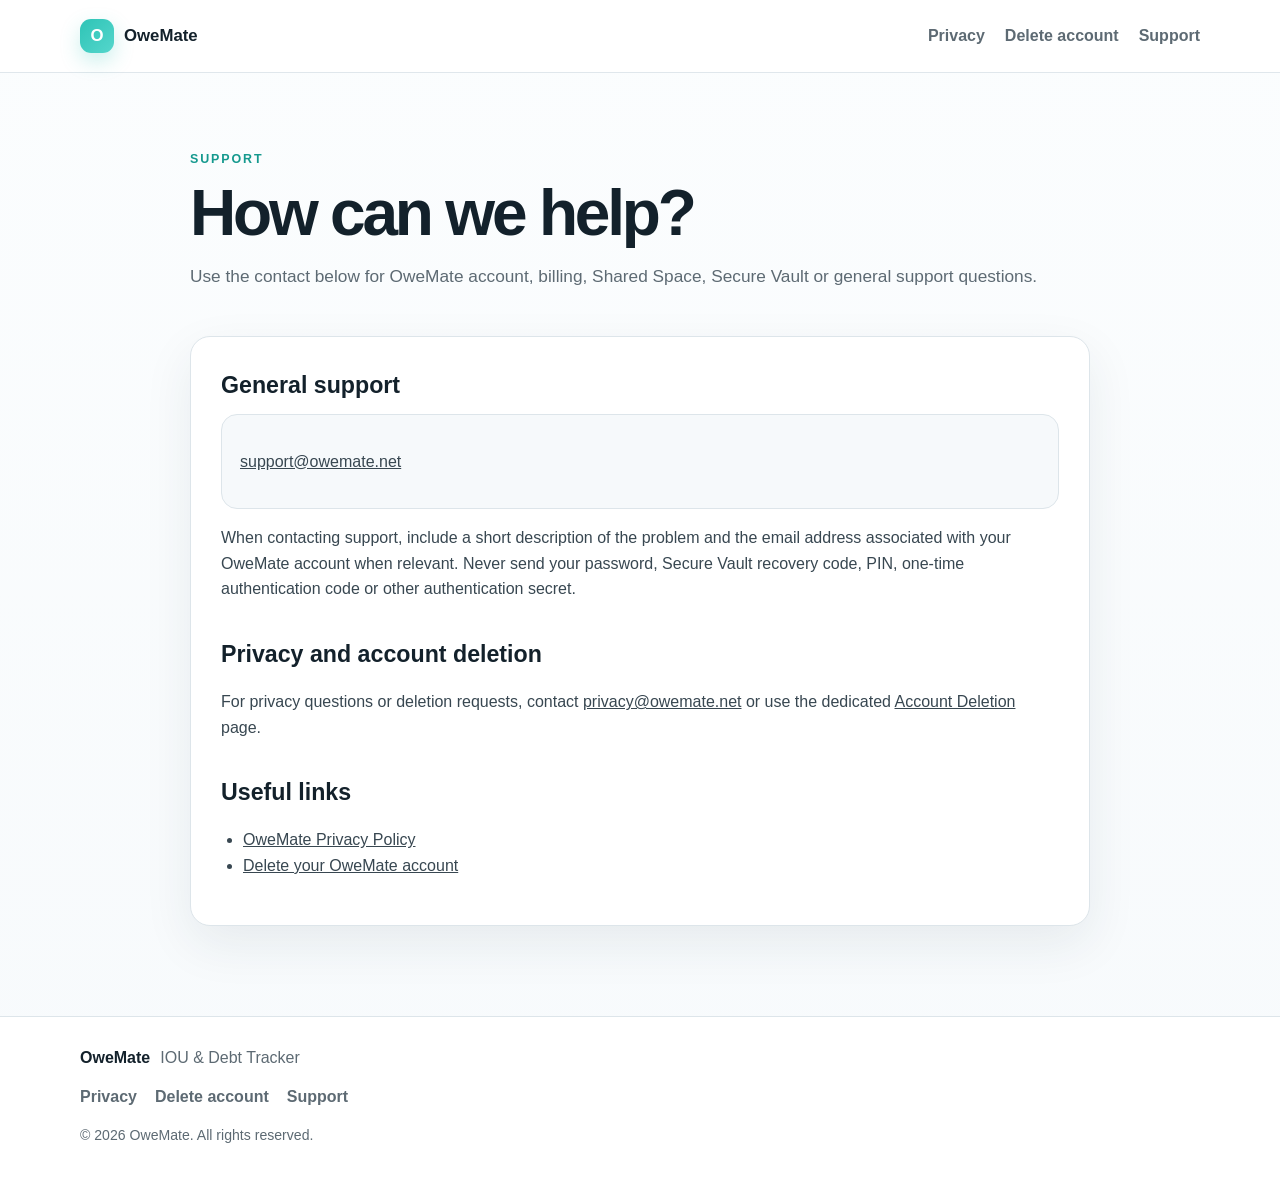
<file: support/index.html>
<!doctype html>
<html lang="en">
<head>
  <meta charset="utf-8">
  <meta name="viewport" content="width=device-width, initial-scale=1">
  <meta name="description" content="OweMate support and privacy contact information.">
  <title>Support — OweMate</title>
  <link rel="stylesheet" href="/assets/styles.css">
</head>
<body>
<header class="site-header"><div class="shell header-inner"><a class="brand" href="/"><span class="brand-mark">O</span><span>OweMate</span></a><nav><a href="/privacy/">Privacy</a><a href="/delete-account/">Delete account</a><a href="/support/">Support</a></nav></div></header>
<main>
  <section class="page-hero shell">
    <span class="eyebrow">Support</span>
    <h1>How can we help?</h1>
    <p>Use the contact below for OweMate account, billing, Shared Space, Secure Vault or general support questions.</p>
  </section>
  <section class="policy shell">
    <article class="content-card">
      <h2>General support</h2>
      <div class="contact-box"><p><a href="mailto:support@owemate.net">support@owemate.net</a></p></div>
      <p>When contacting support, include a short description of the problem and the email address associated with your OweMate account when relevant. Never send your password, Secure Vault recovery code, PIN, one-time authentication code or other authentication secret.</p>

      <h2>Privacy and account deletion</h2>
      <p>For privacy questions or deletion requests, contact <a href="mailto:privacy@owemate.net">privacy@owemate.net</a> or use the dedicated <a href="/delete-account/">Account Deletion</a> page.</p>

      <h2>Useful links</h2>
      <ul>
        <li><a href="/privacy/">OweMate Privacy Policy</a></li>
        <li><a href="/delete-account/">Delete your OweMate account</a></li>
      </ul>
    </article>
  </section>
</main>
<footer class="site-footer"><div class="shell footer-inner"><div><strong>OweMate</strong><span>IOU & Debt Tracker</span></div><div class="footer-links"><a href="/privacy/">Privacy</a><a href="/delete-account/">Delete account</a><a href="/support/">Support</a></div><p class="fine-print">© 2026 OweMate. All rights reserved.</p></div></footer>
</body>
</html>
</file>
<file: assets/v2.css>
:root{--bg:#f5f9f8;--paper:#fff;--ink:#0c1d23;--muted:#64777c;--line:#dce8e5;--teal:#0f8f83;--mint:#54d5c5;--dark:#071419;--dark2:#102b32;--blue:#5878ef;--shadow:0 28px 80px rgba(15,50,57,.12);--soft:0 14px 40px rgba(15,50,57,.08);--max:1220px}*{box-sizing:border-box}html{scroll-behavior:smooth;scroll-padding-top:90px}body{margin:0;font-family:Inter,"SF Pro Display","Segoe UI",Roboto,Arial,sans-serif;color:var(--ink);background:linear-gradient(180deg,#fbfefd,#f3f8f7);line-height:1.6;-webkit-font-smoothing:antialiased}a{color:inherit}.shell{width:min(var(--max),calc(100% - 48px));margin:auto}.eyebrow{text-transform:uppercase;letter-spacing:.15em;font-size:.72rem;font-weight:900;color:var(--teal)}.reveal{opacity:0;transform:translateY(22px);transition:.7s cubic-bezier(.2,.8,.2,1)}.reveal.visible{opacity:1;transform:none}.delay{transition-delay:.1s}.site-header{position:fixed;inset:0 0 auto;z-index:50;transition:.25s}.site-header.scrolled{background:rgba(249,252,251,.86);backdrop-filter:blur(18px);border-bottom:1px solid rgba(205,221,217,.75)}.nav{height:80px;display:flex;align-items:center;justify-content:space-between}.brand{display:flex;align-items:center;gap:10px;text-decoration:none;font-weight:950;letter-spacing:-.03em}.logo{width:38px;height:38px;border-radius:12px;background:linear-gradient(135deg,#3bd3c2,#087d73);color:#fff;display:grid;place-items:center;font-weight:950;box-shadow:0 9px 24px rgba(25,166,151,.25)}.links{display:flex;align-items:center;gap:26px}.links a{text-decoration:none;color:#40545a;font-size:.9rem;font-weight:750}.links .navcta{background:var(--dark);color:#fff;padding:10px 15px;border-radius:12px}.menu{display:none;border:0;background:none;font-size:1.5rem}.hero{min-height:820px;padding:150px 0 80px;display:grid;grid-template-columns:1.02fr .98fr;gap:60px;align-items:center}.pill{display:inline-flex;align-items:center;gap:9px;padding:8px 12px;border-radius:999px;background:#fff;border:1px solid var(--line);font-size:.75rem;font-weight:800;color:#587076;box-shadow:var(--soft)}.pill i{width:8px;height:8px;border-radius:50%;background:#21b88a;box-shadow:0 0 0 5px rgba(33,184,138,.12)}h1{font-size:clamp(4rem,6.4vw,6.6rem);line-height:.92;letter-spacing:-.072em;margin:23px 0 25px}.gradient{background:linear-gradient(110deg,#087f75,#35c9b8 48%,#5878ef);-webkit-background-clip:text;color:transparent}.lead{font-size:1.2rem;color:#5f7277;max-width:680px}.actions{display:flex;align-items:center;gap:12px;flex-wrap:wrap;margin-top:32px}.store,.btn{display:inline-flex;align-items:center;justify-content:center;text-decoration:none;border-radius:14px;font-weight:850;transition:.2s}.store{gap:11px;padding:10px 15px;min-width:190px;background:var(--dark);color:#fff}.store:hover,.btn:hover{transform:translateY(-2px)}.store .tri{width:0;height:0;border-top:10px solid transparent;border-bottom:10px solid transparent;border-left:17px solid #fff}.store small,.store strong{display:block;line-height:1.15}.store small{font-size:.62rem;opacity:.7}.store strong{font-size:.95rem}.store.muted{background:#fff;color:#687b80;border:1px solid var(--line)}.apple{font-size:1.35rem}.textlink{font-size:.86rem;font-weight:850;text-decoration:none;color:#435b61}.proof{display:flex;gap:24px;margin-top:34px;flex-wrap:wrap}.proof div{padding-right:24px;border-right:1px solid var(--line)}.proof div:last-child{border:0}.proof b,.proof span{display:block}.proof b{font-size:1.02rem}.proof span{font-size:.7rem;color:#809095}.stage{height:610px;position:relative}.glow{position:absolute;inset:50px;background:radial-gradient(circle,rgba(69,211,195,.42),rgba(87,120,239,.14) 48%,transparent 70%);filter:blur(24px)}.phone{position:absolute;background:#071419;padding:10px;border-radius:42px;box-shadow:0 45px 80px rgba(8,38,43,.24)}.phone.main{left:80px;top:0;z-index:3;transform:rotate(-3deg)}.phone.back{right:0;top:100px;transform:rotate(7deg) scale(.86);z-index:2}.screen{width:286px;height:570px;border-radius:33px;background:#f8fbfa;padding:20px 16px;overflow:hidden}.screen.dark{background:linear-gradient(160deg,#0d252c,#071419);color:#fff;padding:38px 23px}.appbar{display:flex;justify-content:space-between;font-size:.72rem;font-weight:900}.greet{margin:25px 0 13px}.greet small{color:#7e8e92;font-size:.6rem}.greet h3{font-size:1.15rem;line-height:1.05;margin:3px 0;letter-spacing:-.04em}.balances{display:grid;grid-template-columns:1fr 1fr;gap:8px}.balance{padding:12px 10px;border-radius:15px;background:#def5f0}.balance:nth-child(2){background:#eceffd}.balance span,.balance b,.balance small{display:block}.balance span{font-size:.52rem;color:#60787a}.balance b{font-size:.92rem;margin:4px 0}.balance small{font-size:.48rem;color:#809092}.recent{margin-top:18px;font-size:.6rem;font-weight:850}.record{display:grid;grid-template-columns:34px 1fr auto;align-items:center;gap:8px;padding:10px 2px;border-bottom:1px solid #e5eeec}.avatar{width:32px;height:32px;border-radius:10px;background:#dff4ef;display:grid;place-items:center;color:#157c72;font-size:.65rem;font-weight:900}.record b,.record small{display:block}.record b{font-size:.62rem}.record small{font-size:.48rem;color:#829195}.record>strong{font-size:.53rem;color:#167f74}.vaulticon{width:60px;height:60px;border-radius:18px;background:linear-gradient(135deg,#35d0bd,#536de2);display:grid;place-items:center;font-size:1.4rem;margin-bottom:32px}.dark h3{font-size:1.35rem;line-height:1.15;letter-spacing:-.04em}.vaultitem{padding:13px;border-radius:15px;background:rgba(255,255,255,.06);border:1px solid rgba(255,255,255,.08);margin-top:10px}.vaultitem b,.vaultitem small{display:block}.vaultitem b{font-size:.7rem}.vaultitem small{font-size:.5rem;color:#93adb2}.float{position:absolute;z-index:5;background:rgba(255,255,255,.9);backdrop-filter:blur(12px);border:1px solid var(--line);border-radius:15px;padding:10px 12px;box-shadow:var(--soft);font-size:.65rem;font-weight:850}.float.one{left:0;top:120px}.float.two{right:0;bottom:55px}.trust{display:flex;justify-content:center;gap:16px;flex-wrap:wrap;background:rgba(255,255,255,.78);border:1px solid var(--line);border-radius:18px;padding:18px 22px;color:#64777c;font-size:.75rem;font-weight:850;box-shadow:var(--soft)}.section{padding:118px 0}.head{display:flex;justify-content:space-between;align-items:end;gap:50px;margin-bottom:50px}.head h2,.split h2,.faqintro h2{font-size:clamp(2.7rem,4.8vw,4.8rem);line-height:.98;letter-spacing:-.06em;margin:10px 0 0}.head p{max-width:480px;color:var(--muted);margin:0}.bento{display:grid;grid-template-columns:repeat(12,1fr);gap:18px}.card{grid-column:span 4;border:1px solid var(--line);background:rgba(255,255,255,.84);border-radius:28px;padding:30px;box-shadow:var(--soft);overflow:hidden;min-height:320px}.card.wide{grid-column:span 8}.card.dark{background:linear-gradient(155deg,#102b32,#071419);color:#fff;border-color:#17383f}.card h3{font-size:1.4rem;line-height:1.15;letter-spacing:-.035em;margin:14px 0 10px}.card p{color:#687a7f;font-size:.9rem}.card.dark p{color:#a4babf}.icon{width:46px;height:46px;border-radius:14px;background:#def5f0;color:#147f74;display:grid;place-items:center;font-weight:900}.miniui{margin-top:26px;border-radius:20px;background:#0d282f;color:#fff;padding:18px}.metric{padding:14px;border-radius:14px;background:rgba(255,255,255,.07)}.metric small,.metric b{display:block}.metric small{color:#8ba6ab;font-size:.55rem}.metric b{font-size:1.45rem}.line{display:flex;justify-content:space-between;padding:10px 2px;border-bottom:1px solid rgba(255,255,255,.07);font-size:.6rem}.people{height:130px;display:flex;justify-content:center;align-items:center}.people span{width:70px;height:70px;border-radius:23px;display:grid;place-items:center;font-weight:900}.people span:first-child{background:#dff5f0;color:#168176;transform:translateX(7px) rotate(-5deg)}.people span:last-child{background:#ecebff;color:#645fc4;transform:translateX(-7px) rotate(5deg)}.workflow{background:var(--dark);color:#fff}.workflowgrid{display:grid;grid-template-columns:.9fr 1.1fr;gap:80px;align-items:center}.split h2{margin-top:12px}.split>p{color:#9db1b6}.timeline{display:grid;gap:7px;margin-top:32px}.step{display:grid;grid-template-columns:42px 1fr;gap:12px;text-align:left;padding:13px;border:0;border-radius:15px;background:transparent;color:#89a0a5;cursor:pointer}.step.active,.step:hover{background:rgba(255,255,255,.065);color:#fff}.step>span{font-size:.62rem;color:#61d7ca}.step b,.step small{display:block}.step b{font-size:.85rem}.step small{font-size:.62rem;color:#789197}.preview{min-height:500px;border-radius:28px;background:#f8fbfa;padding:10px;box-shadow:0 35px 80px rgba(0,0,0,.3)}.previewtop{height:40px;background:#e9f1ef;border-radius:19px 19px 11px 11px;padding:12px;color:#6f8287;font-size:.6rem}.previewbody{height:430px;background:#fff;border-radius:12px 12px 20px 20px;position:relative;overflow:hidden;color:var(--ink)}.panel{position:absolute;inset:0;padding:45px;opacity:0;transform:translateX(24px);transition:.3s;pointer-events:none}.panel.active{opacity:1;transform:none}.panel h3{font-size:2rem;line-height:1.05;letter-spacing:-.05em}.choice{display:grid;grid-template-columns:1fr 1fr;gap:8px;margin-top:20px}.choice span{padding:12px;border:1px solid var(--line);border-radius:12px;text-align:center;font-size:.7rem}.choice span:first-child{background:#e7f6f3;border-color:#cde9e4}.securitytabs{background:#fff;border:1px solid var(--line);border-radius:30px;padding:10px;box-shadow:var(--shadow)}.tablist{display:flex;gap:6px;overflow:auto}.tab{flex:1;min-width:140px;border:0;background:transparent;padding:12px;border-radius:12px;color:#687b80;font-weight:850;cursor:pointer}.tab.active{background:var(--dark);color:#fff}.tabpanel{display:none;grid-template-columns:1fr 1fr;gap:60px;align-items:center;padding:50px}.tabpanel.active{display:grid}.tabpanel h3{font-size:clamp(2.4rem,4vw,4rem);line-height:1;letter-spacing:-.055em;margin:10px 0 16px}.tabpanel p{color:var(--muted)}.checks{list-style:none;padding:0;display:grid;gap:9px}.checks li:before{content:"✓";display:inline-grid;place-items:center;width:19px;height:19px;border-radius:7px;background:#dff5f0;color:#168176;margin-right:9px;font-size:.6rem}.visual{min-height:300px;border-radius:26px;background:linear-gradient(155deg,#102b32,#071419);display:grid;place-items:center;color:#fff;position:relative}.lock{width:105px;height:105px;border-radius:32px;background:linear-gradient(135deg,#36cfbd,#536fe1);display:grid;place-items:center;font-size:2rem;box-shadow:0 20px 55px rgba(53,207,189,.2)}.timer{font-size:5rem;font-weight:950;letter-spacing:-.08em}.timer small{display:block;font-size:.65rem;letter-spacing:.15em;text-transform:uppercase;color:#83dfd4;text-align:center}.bilingual{background:linear-gradient(135deg,#0b2027,#123840);color:#fff}.biggrid{display:grid;grid-template-columns:.85fr 1.15fr;gap:70px;align-items:center}.bicard{display:grid;grid-template-columns:1fr 1px 1fr;gap:24px;background:rgba(255,255,255,.07);border:1px solid rgba(255,255,255,.1);border-radius:28px;padding:28px}.bicol{padding:10px}.bicol small{color:#78ddd0}.bicol strong{font-size:1.5rem;display:block}.divider{background:rgba(255,255,255,.1)}.pricing{display:grid;grid-template-columns:1fr 1fr;gap:20px;max-width:980px;margin:auto}.price{padding:36px;border-radius:28px;background:#fff;border:1px solid var(--line);box-shadow:var(--soft)}.price.premium{background:linear-gradient(155deg,#102b32,#071419);color:#fff;border-color:#17383f}.pricehead{display:flex;justify-content:space-between;align-items:start}.pricehead strong{font-size:2.25rem;letter-spacing:-.05em}.price>p{color:var(--muted)}.premium>p{color:#9fb4b9}.price ul{list-style:none;padding:0;display:grid;gap:10px;margin:25px 0}.price li:before{content:"✓";color:#27b7a5;margin-right:10px;font-weight:900}.btn{min-height:48px;padding:0 18px;border:1px solid var(--line);background:#fff}.btn.primary{background:#38c9b8;color:#06211f;border:0}.price .btn{width:100%}.faq{background:#edf5f3}.faqgrid{display:grid;grid-template-columns:.75fr 1.25fr;gap:75px}.faqintro{position:sticky;top:120px;align-self:start}.faqintro p{color:var(--muted)}details{background:#fff;border:1px solid var(--line);border-radius:17px;padding:0 20px;margin-bottom:10px}summary{cursor:pointer;padding:19px 30px 19px 0;font-weight:850;list-style:none;position:relative}summary:after{content:"+";position:absolute;right:0;top:16px;width:27px;height:27px;border-radius:9px;background:#edf5f3;display:grid;place-items:center}details[open] summary:after{transform:rotate(45deg)}details p{color:#697b80;font-size:.82rem;margin:0;padding:0 25px 20px 0}.final{padding:95px 0}.finalbox{padding:55px;border-radius:32px;background:linear-gradient(135deg,#091b21,#123840);color:#fff;display:flex;justify-content:space-between;gap:40px;align-items:center;box-shadow:0 38px 90px rgba(8,35,40,.2)}.finalbox h2{font-size:clamp(2.5rem,4vw,4rem);line-height:1;letter-spacing:-.055em;margin:10px 0}.finalbox p{color:#9eb4b9}.footer{background:#061217;color:#fff;padding:70px 0 25px}.footgrid{display:grid;grid-template-columns:1.8fr 1fr 1fr 1fr;gap:50px}.footgrid p,.footgrid a{color:#859da3;font-size:.78rem}.footgrid a{display:block;text-decoration:none;margin:8px 0}.footgrid h3{font-size:.68rem;text-transform:uppercase;letter-spacing:.13em;color:#69d8cb}.footbottom{margin-top:45px;padding-top:22px;border-top:1px solid rgba(255,255,255,.08);display:flex;justify-content:space-between;color:#60787e;font-size:.66rem}@media(max-width:1050px){.hero{grid-template-columns:1fr;text-align:center}.lead{margin:auto}.actions,.proof{justify-content:center}.stage{max-width:650px;width:100%;margin:auto}.card{grid-column:span 6}.card.wide{grid-column:span 12}.workflowgrid,.biggrid{grid-template-columns:1fr}.faqgrid{grid-template-columns:1fr}.faqintro{position:static}.footgrid{grid-template-columns:2fr 1fr 1fr}.tabpanel{gap:35px}}@media(max-width:760px){.shell{width:calc(100% - 30px)}.links{position:fixed;top:70px;left:15px;right:15px;background:#fff;border:1px solid var(--line);border-radius:18px;padding:14px;display:grid;gap:2px;box-shadow:var(--shadow);opacity:0;transform:translateY(-10px);pointer-events:none;transition:.2s}.links.open{opacity:1;transform:none;pointer-events:auto}.links a{padding:10px}.menu{display:block}.nav{height:70px}.hero{padding:120px 0 50px;min-height:auto}.hero h1{font-size:clamp(3.2rem,15vw,4.5rem)}.lead{font-size:1rem}.actions{display:grid}.store{width:100%}.stage{height:520px;transform:scale(.88);transform-origin:top center;margin-bottom:-50px}.phone.main{left:50%;transform:translateX(-58%) rotate(-3deg)}.phone.back{right:-80px}.head{display:block}.head p{margin-top:18px}.head h2,.split h2,.faqintro h2{font-size:3rem}.section{padding:80px 0}.bento{display:block}.card{margin-bottom:14px;min-height:auto}.workflowgrid{gap:35px}.panel{padding:32px 25px}.tabpanel{grid-template-columns:1fr;padding:32px 20px}.bicard{grid-template-columns:1fr}.divider{height:1px}.pricing{grid-template-columns:1fr}.price{padding:28px}.final{padding:65px 0}.finalbox{padding:32px 24px;display:block}.finalbox .actions{margin-top:25px}.footgrid{grid-template-columns:1fr 1fr}.footgrid>div:first-child{grid-column:1/-1}.footbottom{flex-direction:column;gap:8px}}@media(prefers-reduced-motion:reduce){html{scroll-behavior:auto}.reveal{opacity:1;transform:none;transition:none}}
</file>
<file: assets/styles.css>
:root{--ink:#13212b;--muted:#5d6a73;--line:#dde5ea;--paper:#ffffff;--wash:#f6f9fb;--brand:#2ec4b6;--brand-dark:#15998e;--blue:#2f6fed;--shadow:0 18px 50px rgba(26,47,66,.08)}*{box-sizing:border-box}html{scroll-behavior:smooth}body{margin:0;font-family:Inter,ui-sans-serif,-apple-system,BlinkMacSystemFont,"Segoe UI",Roboto,Arial,sans-serif;color:var(--ink);background:linear-gradient(180deg,#fbfdfe 0,#f7fafc 100%);line-height:1.6}a{color:inherit}.shell{width:min(1120px,calc(100% - 40px));margin:0 auto}.site-header{position:sticky;top:0;z-index:20;background:rgba(255,255,255,.94);backdrop-filter:blur(14px);border-bottom:1px solid rgba(221,229,234,.9)}.header-inner{min-height:72px;display:flex;align-items:center;justify-content:space-between;gap:24px}.brand{display:inline-flex;align-items:center;gap:10px;text-decoration:none;font-weight:800;font-size:1.05rem}.brand-mark{width:34px;height:34px;border-radius:11px;background:linear-gradient(135deg,var(--brand),#55d6cc);display:grid;place-items:center;color:#fff;font-weight:900;box-shadow:0 8px 20px rgba(46,196,182,.25)}nav{display:flex;gap:20px;flex-wrap:wrap}nav a,.footer-links a{text-decoration:none;color:var(--muted);font-weight:600}nav a:hover,.footer-links a:hover{color:var(--ink)}.hero{display:grid;grid-template-columns:1.15fr .85fr;gap:56px;align-items:center;padding:92px 0 74px}.hero-copy h1{font-size:clamp(2.6rem,6vw,5.3rem);line-height:.98;letter-spacing:-.055em;max-width:780px;margin:12px 0 24px}.eyebrow{display:inline-block;font-size:.78rem;text-transform:uppercase;letter-spacing:.15em;font-weight:800;color:var(--brand-dark)}.lead{font-size:1.2rem;color:var(--muted);max-width:720px;margin:0}.hero-actions{display:flex;gap:14px;flex-wrap:wrap;margin-top:32px}.button{display:inline-flex;align-items:center;justify-content:center;text-decoration:none;font-weight:800;border-radius:14px;padding:13px 18px;border:1px solid transparent}.button.primary{background:var(--ink);color:#fff;box-shadow:0 12px 28px rgba(19,33,43,.16)}.button.secondary{background:#fff;border-color:var(--line);color:var(--ink)}.hero-card{background:linear-gradient(160deg,#12222c,#1b3544);border-radius:28px;padding:22px;box-shadow:0 30px 80px rgba(15,35,48,.22);display:grid;gap:14px}.mini-card{padding:18px;border-radius:18px;background:rgba(255,255,255,.08);border:1px solid rgba(255,255,255,.08);color:#fff}.mini-card strong,.mini-card span{display:block}.mini-card strong{font-size:1.03rem}.mini-card span{margin-top:5px;color:#c7d3da;font-size:.92rem}.section{padding:36px 0 92px}.section-heading{max-width:730px;margin-bottom:26px}.section h2{font-size:clamp(2rem,4vw,3.3rem);letter-spacing:-.04em;line-height:1.04;margin:8px 0}.feature-grid{display:grid;grid-template-columns:repeat(3,1fr);gap:18px}.feature-card,.content-card{background:var(--paper);border:1px solid var(--line);border-radius:20px;padding:24px;box-shadow:var(--shadow)}.feature-card h3{margin-top:0}.feature-card p{color:var(--muted);margin-bottom:0}.page-hero{padding:72px 0 28px;max-width:900px}.page-hero h1{font-size:clamp(2.4rem,5vw,4.5rem);line-height:1;letter-spacing:-.05em;margin:10px 0 18px}.page-hero p{color:var(--muted);font-size:1.08rem}.policy{max-width:900px;padding-bottom:90px}.policy .content-card{padding:30px}.policy h2{font-size:1.45rem;margin:34px 0 10px}.policy h2:first-child{margin-top:0}.policy h3{margin:22px 0 8px}.policy p,.policy li{color:#384751}.policy ul{padding-left:22px}.notice{background:#effaf8;border:1px solid #c6eee8;border-radius:16px;padding:16px 18px;margin:20px 0}.meta{font-size:.94rem;color:var(--muted)}.contact-box{background:var(--wash);border:1px solid var(--line);border-radius:16px;padding:18px}.site-footer{border-top:1px solid var(--line);background:#fff}.footer-inner{padding:28px 0 34px;display:grid;gap:14px}.footer-inner>div:first-child{display:flex;gap:10px;align-items:baseline}.footer-inner span,.fine-print{color:var(--muted)}.footer-links{display:flex;gap:18px;flex-wrap:wrap}.fine-print{font-size:.88rem;margin:0}@media(max-width:860px){.hero{grid-template-columns:1fr;padding-top:64px}.feature-grid{grid-template-columns:1fr}.header-inner{align-items:flex-start;padding:14px 0;flex-direction:column}nav{gap:14px}.site-header{position:static}}
</file>
